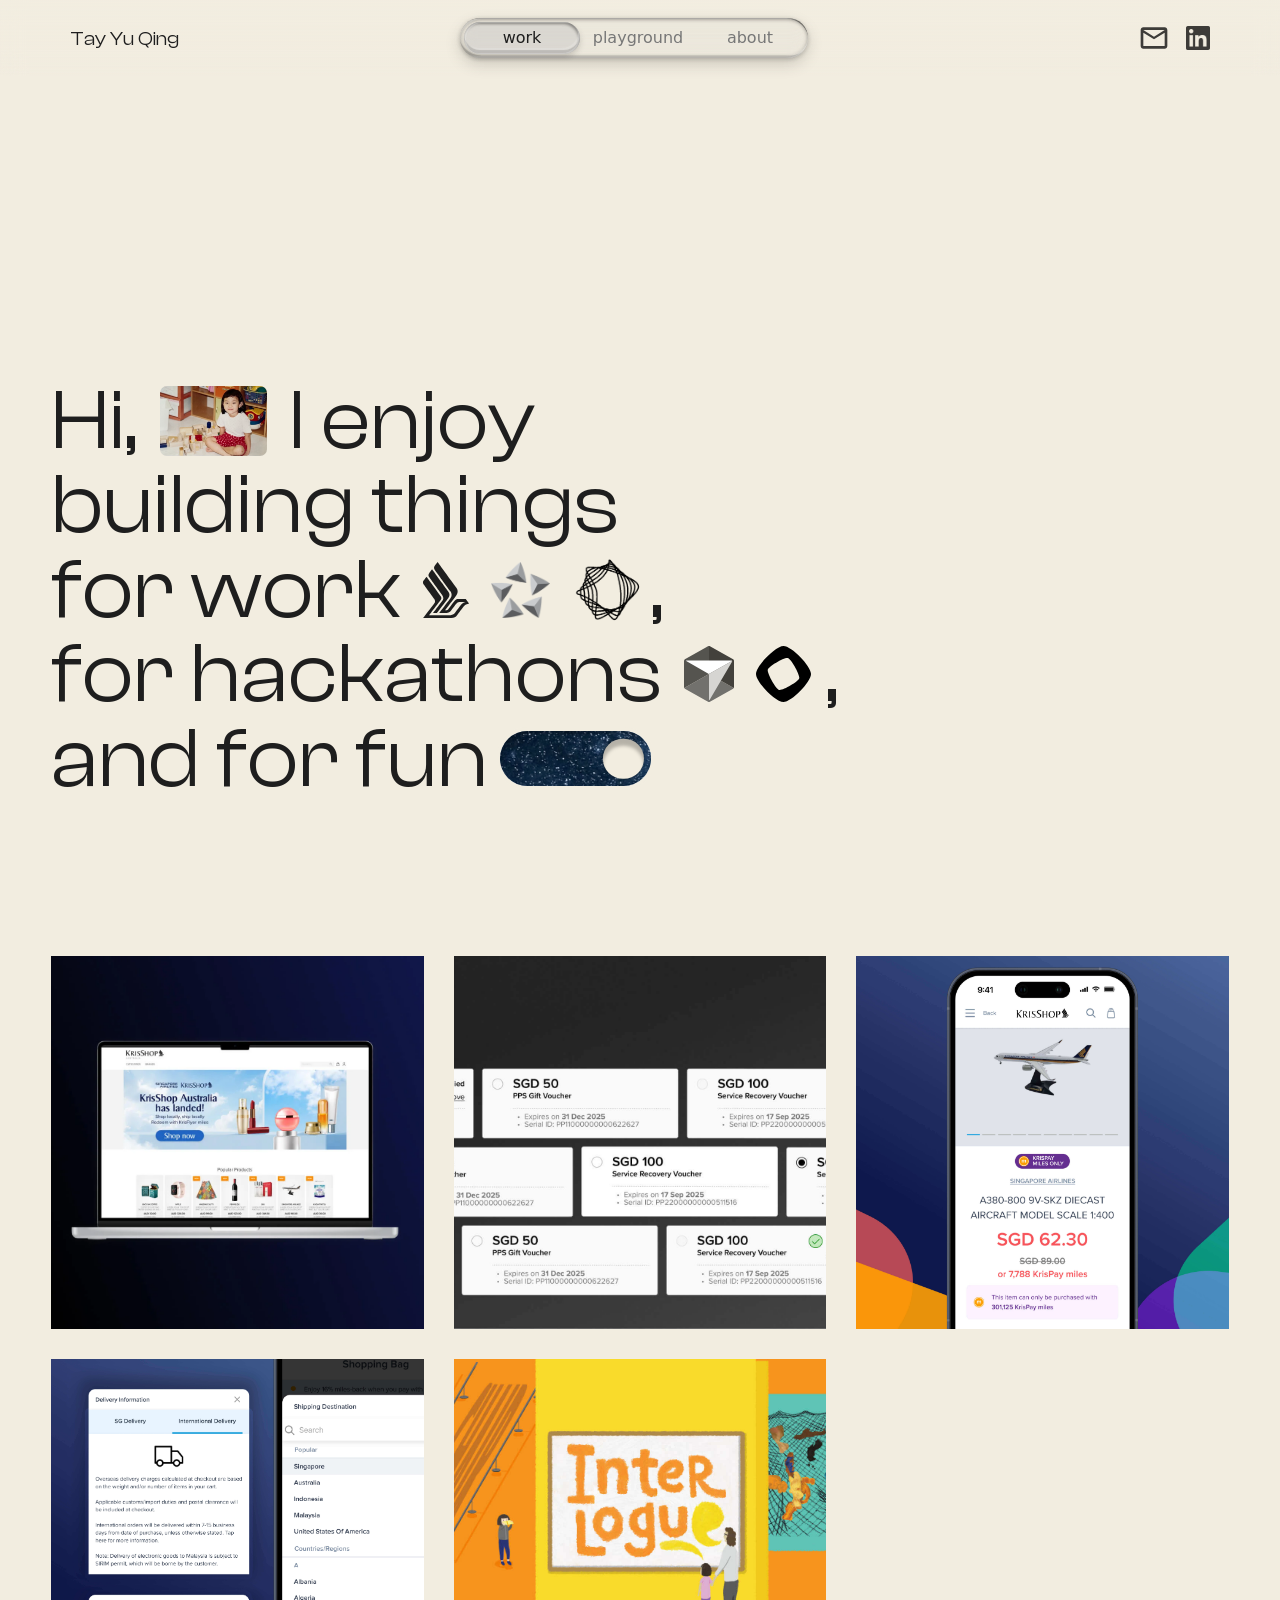
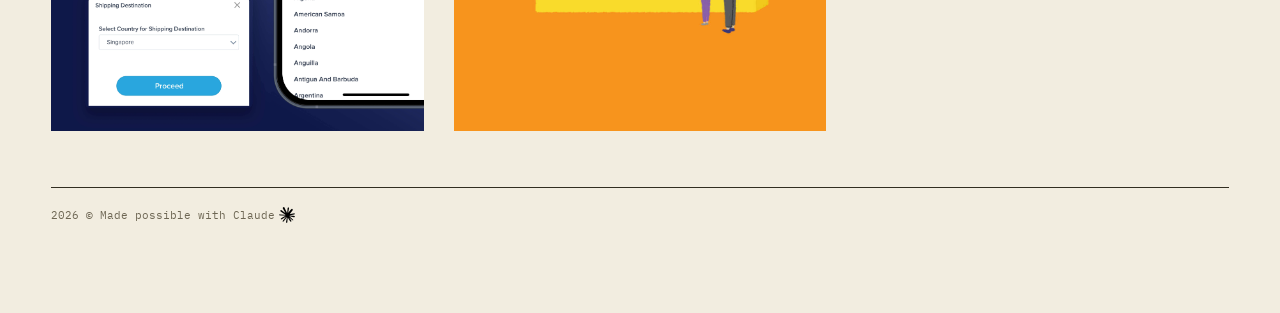
<file: index.html>
<!DOCTYPE html>
<html lang="en">
  <head>
    <meta charset="utf-8" />
    <meta name="viewport" content="width=device-width, initial-scale=1" />
    <meta name="author" content="http://www.tayyuqing.com" />
    <meta name="description" content="Tay Yu Qing builds things for work, for hackathons, and for fun." />
    <link rel="canonical" href="http://www.tayyuqing.com" />
    <title>YuQing's Portfolio</title>
    <link rel="preload" href="fonts/ClashDisplay-Regular.woff2" as="font" type="font/woff2" crossorigin />
    <link rel="preconnect" href="https://fonts.googleapis.com" />
    <link rel="preconnect" href="https://fonts.gstatic.com" crossorigin />
    <link rel="stylesheet" href="https://fonts.googleapis.com/css2?family=IBM+Plex+Mono&display=swap" />
    <link rel="stylesheet" href="https://api.fontshare.com/v2/css?f[]=clash-grotesk@400,600&f[]=clash-display@500&display=swap" />
    <link rel="stylesheet" href="css/home.css" />
    <!-- theme picked earlier this session, else the system's; runs before paint so there is no flash -->
    <script>
      try { var savedTheme = sessionStorage.getItem("theme"); } catch (e) {}
      document.documentElement.dataset.theme = savedTheme || (matchMedia("(prefers-color-scheme: light)").matches ? "light" : "dark");
      // .js hides the hero until js/hero-intro.js plays it in; if that script never runs, show the hero anyway
      document.documentElement.classList.add("js");
      setTimeout(function () { window.heroIntro || document.documentElement.classList.remove("js"); }, 3000);
    </script>
  </head>

  <body>
    <header class="nav">
      <a class="nav-name" href="index.html">Tay Yu Qing</a>
      <nav class="nav-tabs" aria-label="Main">
        <span class="nav-tab is-active" aria-current="page">work</span>
        <!-- TODO: link once the playground page exists -->
        <span class="nav-tab">playground</span>
        <a class="nav-tab" href="about.html">about</a>
      </nav>
      <div class="nav-icons">
        <button class="nav-email" type="button" data-email="tayyuqing.work@gmail.com" data-tip="copy email" aria-label="Copy email address"><img class="mono" src="img/home/email.svg" alt="" width="32" height="32" /></button>
        <span class="nav-email-status sr-only" role="status"></span>
        <a href="https://www.linkedin.com/in/tayyuqing/" target="_blank" rel="noopener" aria-label="LinkedIn"><img class="mono" src="img/home/linkedin.png" alt="" width="24" height="24" /></a>
      </div>
    </header>

    <main class="container">
      <h1 class="hero" data-intro>
        <span class="line">Hi,
          <a class="hero-photo" href="about.html" aria-label="About me"><img src="img/home/hi.jpg" alt="" width="400" height="263" /></a>
          I enjoy</span>
        <span class="line">building things</span>
        <span class="line">for work
          <img class="logo logo-sia" src="img/home/sia.svg" alt="Singapore Airlines" width="52" height="64" />
          <img class="logo" src="img/home/star-alliance.png" alt="Star Alliance" width="67" height="64" />
          <img class="logo logo-govtech mono" src="img/home/govtech.png" alt="GovTech" width="80" height="80" />,</span>
        <span class="line">for hackathons
          <img class="logo" src="img/home/cursor.svg" alt="Cursor" width="56" height="64" />
          <img class="logo mono" src="img/home/monad.svg" alt="Monad" width="71" height="64" />,</span>
        <span class="line">and for fun
          <button class="switch" type="button" role="switch" aria-checked="false" aria-label="Light mode" data-tip="i love window seats"><span class="switch-knob"></span></button></span>
      </h1>

      <section class="projects" aria-label="Projects">
        <a class="card" href="krisshop-australia.html" style="--hover: rgba(0, 0, 0, 0.77)">
          <img src="img/krisshop-australia/krisshop-australia-thumbnail.webp" alt="" loading="lazy" width="400" height="400" />
          <span class="card-text"><span class="card-title">KrisShop Australia</span><span class="card-cat">eCommerce &amp; Loyalty Programme</span></span>
        </a>
        <a class="card" href="pps-voucher.html" style="--hover: rgba(0, 0, 0, 0.77)">
          <img src="img/voucher-redemption/voucher-cover.png" alt="" loading="lazy" width="400" height="400" />
          <span class="card-text"><span class="card-title">Voucher Redemption</span><span class="card-cat">Web Feature</span></span>
        </a>
        <a class="card" href="miles-redemption.html" style="--hover: rgba(58, 4, 97, 0.868)">
          <img src="img/miles-redemption/miles-redemption-pdp.jpg" alt="" loading="lazy" width="400" height="400" />
          <span class="card-text"><span class="card-title">Miles Redemption</span><span class="card-cat">Mobile Experience</span></span>
        </a>
        <a class="card" href="International-delivery.html">
          <img src="img/international-delivery/international-delivery-thumbnail.jpg" alt="" loading="lazy" width="400" height="400" />
          <span class="card-text"><span class="card-title">International Delivery</span><span class="card-cat">Mobile Experience</span></span>
        </a>
        <a class="card" href="interlogue.html" style="--hover: rgba(247, 141, 2, 0.77)">
          <img src="img/interlogue/interlogue-cover.jpg" alt="" loading="lazy" width="400" height="400" />
          <span class="card-text"><span class="card-title">Interlogue</span><span class="card-cat">Museum Programme</span></span>
        </a>
      </section>
    </main>

    <footer class="container footer">
      2026 © Made possible with Claude
      <img class="mono" src="img/home/claude.png" alt="" width="16" height="16" />
    </footer>
    <script>
      const s = document.querySelector(".switch");
      s.setAttribute("aria-checked", document.documentElement.dataset.theme === "light");
      s.addEventListener("click", () => {
        const light = s.getAttribute("aria-checked") !== "true";
        s.setAttribute("aria-checked", light);
        document.documentElement.dataset.theme = light ? "light" : "dark";
        try { sessionStorage.setItem("theme", document.documentElement.dataset.theme); } catch (e) {}
      });
    </script>
    <script src="js/tip.js"></script>
    <script src="js/copy-email.js"></script>
    <script src="js/hero-intro.js"></script>
  </body>
</html>
</file>
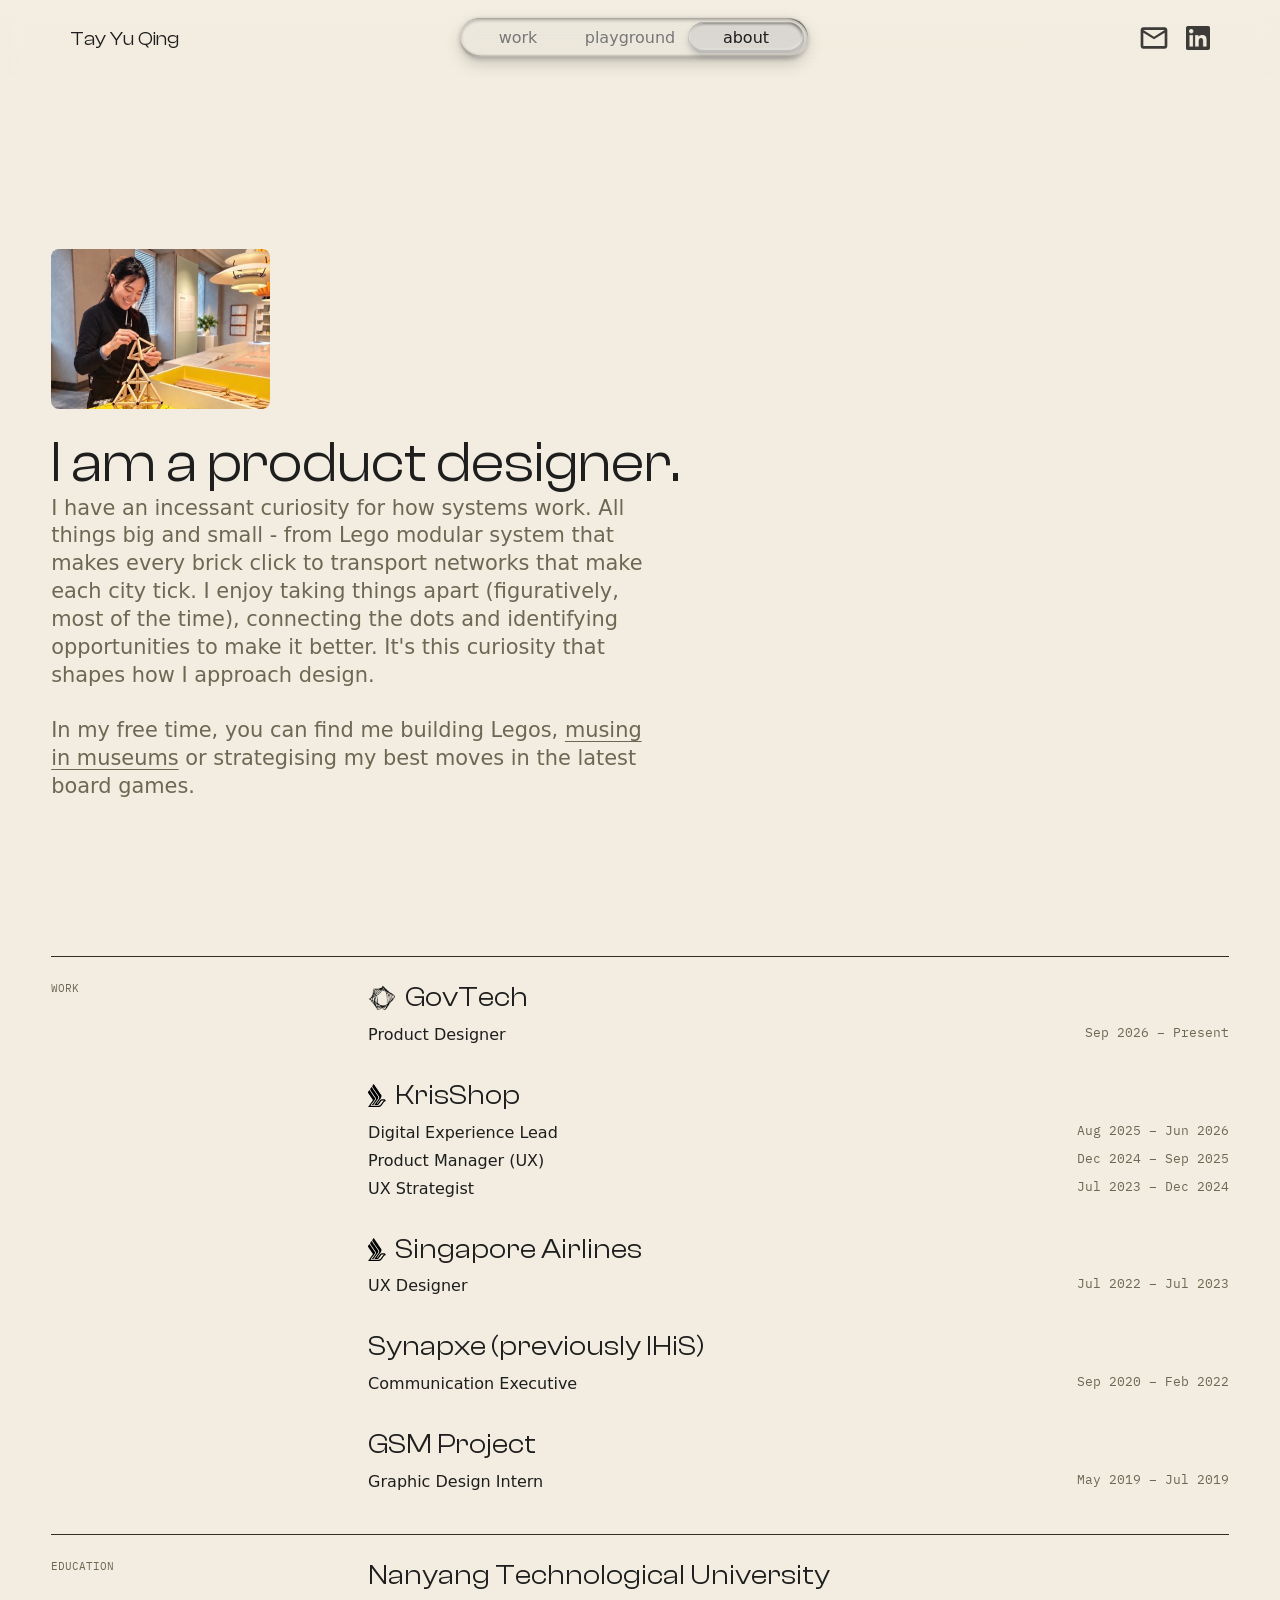
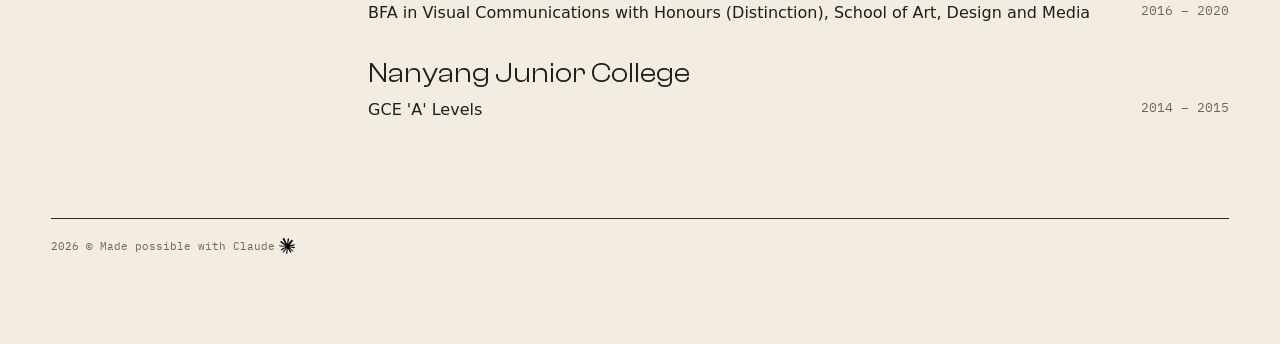
<file: about.html>
<!DOCTYPE html>
<html lang="en">
  <head>
    <meta charset="utf-8" />
    <meta name="viewport" content="width=device-width, initial-scale=1" />
    <meta name="author" content="http://www.tayyuqing.com" />
    <meta name="description" content="About Tay Yu Qing, a product designer with an incessant curiosity for how systems work." />
    <link rel="canonical" href="http://www.tayyuqing.com/about.html" />
    <title>About | YuQing's Portfolio</title>
    <link rel="preload" href="fonts/ClashDisplay-Regular.woff2" as="font" type="font/woff2" crossorigin />
    <link rel="preconnect" href="https://fonts.googleapis.com" />
    <link rel="preconnect" href="https://fonts.gstatic.com" crossorigin />
    <link rel="stylesheet" href="https://fonts.googleapis.com/css2?family=IBM+Plex+Mono&display=swap" />
    <link rel="stylesheet" href="https://api.fontshare.com/v2/css?f[]=clash-grotesk@400,600&f[]=clash-display@500&display=swap" />
    <link rel="stylesheet" href="css/home.css" />
    <!-- theme picked earlier this session, else the system's; runs before paint so there is no flash -->
    <script>
      try { var savedTheme = sessionStorage.getItem("theme"); } catch (e) {}
      document.documentElement.dataset.theme = savedTheme || (matchMedia("(prefers-color-scheme: light)").matches ? "light" : "dark");
      // .js hides the intro until js/hero-intro.js plays it in; if that script never runs, show it anyway
      document.documentElement.classList.add("js");
      setTimeout(function () { window.heroIntro || document.documentElement.classList.remove("js"); }, 3000);
    </script>
  </head>

  <body>
    <header class="nav">
      <a class="nav-name" href="index.html">Tay Yu Qing</a>
      <nav class="nav-tabs" aria-label="Main">
        <a class="nav-tab" href="index.html">work</a>
        <!-- TODO: link once the playground page exists -->
        <span class="nav-tab">playground</span>
        <span class="nav-tab is-active" aria-current="page">about</span>
      </nav>
      <div class="nav-icons">
        <button class="nav-email" type="button" data-email="tayyuqing.work@gmail.com" data-tip="copy email" aria-label="Copy email address"><img class="mono" src="img/home/email.svg" alt="" width="32" height="32" /></button>
        <span class="nav-email-status sr-only" role="status"></span>
        <a href="https://www.linkedin.com/in/tayyuqing/" target="_blank" rel="noopener" aria-label="LinkedIn"><img class="mono" src="img/home/linkedin.png" alt="" width="24" height="24" /></a>
      </div>
    </header>

    <main class="container about">
      <div class="about-intro" data-intro>
        <span class="about-photo" data-tip="Building random structures at Designmuseum Danmark"><img src="img/home/about.jpg" alt="YuQing building random structures at Designmuseum Danmark" width="400" height="300" /></span>
        <h1 class="hero hero-sm">I am a product designer.</h1>
        <p class="lead">
          I have an incessant curiosity for how systems work. All things big and small - from Lego modular system that makes every brick click
          to transport networks that make each city tick. I enjoy taking things apart (figuratively, most of the time), connecting the dots and
          identifying opportunities to make it better. It's this curiosity that shapes how I approach design.
        </p>
        <p class="lead">
          In my free time, you can find me building Legos,
          <a href="https://www.nationalgallery.sg/sg/en/learn-about-art/magazine/volunteer-voices-youth-volunteers.html">musing in museums</a>
          or strategising my best moves in the latest board games.
        </p>
      </div>

      <section class="cv" aria-labelledby="work">
        <h2 class="cv-label" id="work">Work</h2>
        <ul class="cv-list">
          <li>
            <a class="cv-org" href="https://www.tech.gov.sg"><img class="cv-logo logo-govtech mono" src="img/home/govtech.png" alt="" width="80" height="80" />GovTech</a>
            <p class="cv-row"><span>Product Designer</span><span class="cv-date">Sep 2026 – Present</span></p>
          </li>
          <li>
            <a class="cv-org" href="https://www.krisshop.com"><img class="cv-logo mono" src="img/home/sia.svg" alt="" width="52" height="64" />KrisShop</a>
            <p class="cv-row"><span>Digital Experience Lead</span><span class="cv-date">Aug 2025 – Jun 2026</span></p>
            <p class="cv-row"><span>Product Manager (UX)</span><span class="cv-date">Dec 2024 – Sep 2025</span></p>
            <p class="cv-row"><span>UX Strategist</span><span class="cv-date">Jul 2023 – Dec 2024</span></p>
          </li>
          <li>
            <a class="cv-org" href="https://www.singaporeair.com"><img class="cv-logo mono" src="img/home/sia.svg" alt="" width="52" height="64" />Singapore Airlines</a>
            <p class="cv-row"><span>UX Designer</span><span class="cv-date">Jul 2022 – Jul 2023</span></p>
          </li>
          <li>
            <a class="cv-org" href="https://www.synapxe.sg/">Synapxe (previously IHiS)</a>
            <p class="cv-row"><span>Communication Executive</span><span class="cv-date">Sep 2020 – Feb 2022</span></p>
          </li>
          <li>
            <a class="cv-org" href="https://www.gsmstudios.world/">GSM Project</a>
            <p class="cv-row"><span>Graphic Design Intern</span><span class="cv-date">May 2019 – Jul 2019</span></p>
          </li>
        </ul>
      </section>

      <section class="cv" aria-labelledby="education">
        <h2 class="cv-label" id="education">Education</h2>
        <ul class="cv-list">
          <li>
            <span class="cv-org">Nanyang Technological University</span>
            <p class="cv-row"><span>BFA in Visual Communications with Honours (Distinction), School of Art, Design and Media</span><span class="cv-date">2016 – 2020</span></p>
          </li>
          <li>
            <span class="cv-org">Nanyang Junior College</span>
            <p class="cv-row"><span>GCE 'A' Levels</span><span class="cv-date">2014 – 2015</span></p>
          </li>
        </ul>
      </section>
    </main>

    <footer class="container footer">
      2026 © Made possible with Claude
      <img class="mono" src="img/home/claude.png" alt="" width="16" height="16" />
    </footer>
    <script src="js/tip.js"></script>
    <script src="js/copy-email.js"></script>
    <script src="js/hero-intro.js"></script>
  </body>
</html>
</file>
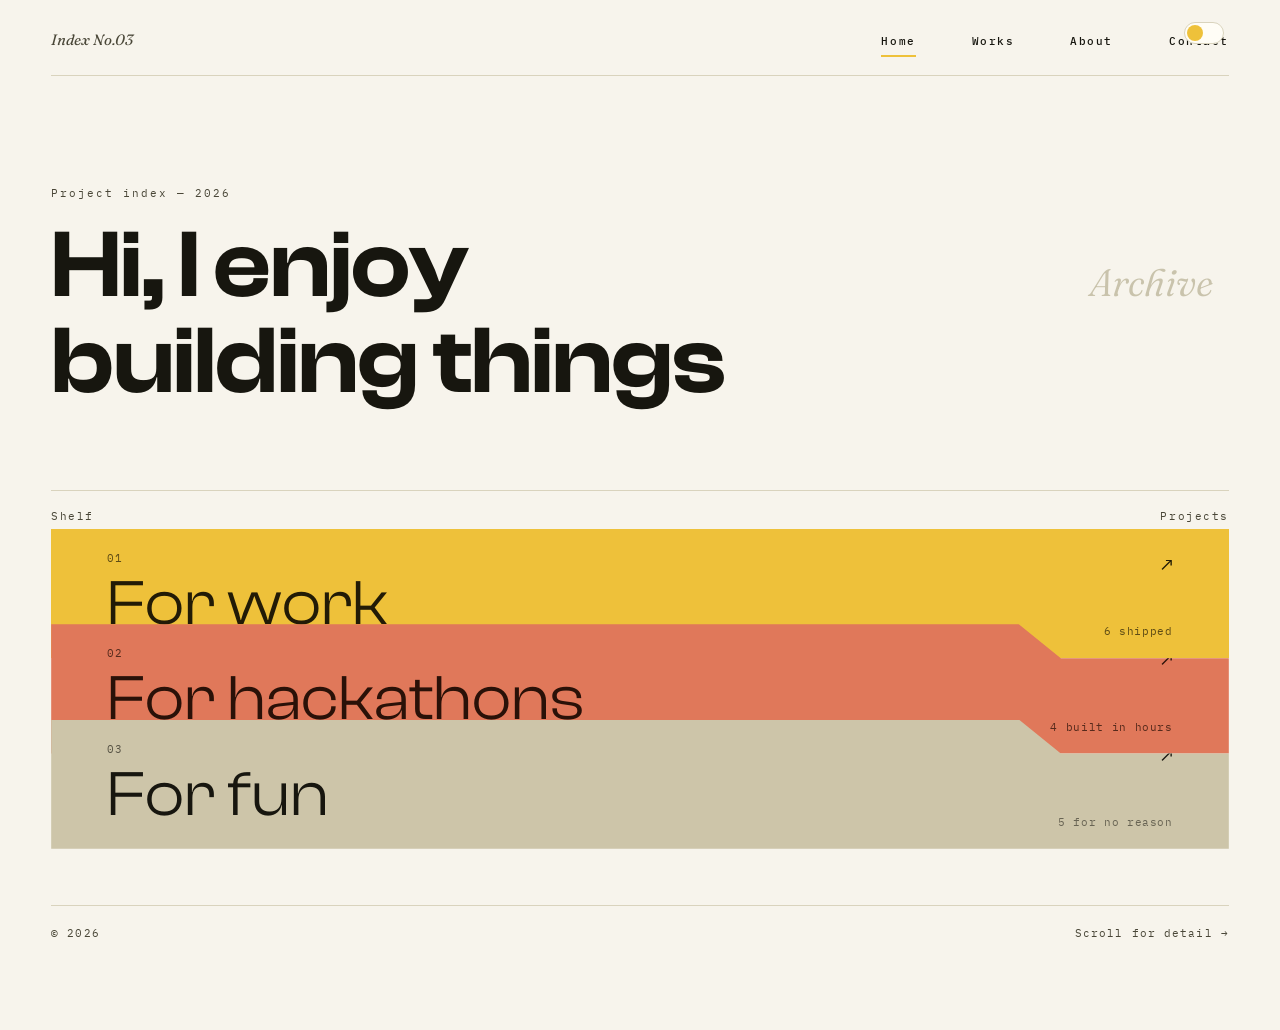
<file: studio_works.html>
<!doctype html><html><head><meta charset=utf8><meta name=viewport content="width=device-width,initial-scale=1"><style>:root{color-scheme:light}body{margin:0;padding:0;font:14px -apple-system,BlinkMacSystemFont,sans-serif;background:#faf9f5;color:#141413}img{max-width:100%}</style></head><body>
<title>Project Shelves</title>
<link rel="preconnect" href="https://fonts.googleapis.com">
<link rel="preconnect" href="https://fonts.gstatic.com" crossorigin>
<link href="https://fonts.googleapis.com/css2?family=Fraunces:ital,opsz,wght@0,9..144,340;0,9..144,460;0,9..144,560;1,9..144,420&family=IBM+Plex+Mono:wght@400;500&display=swap" rel="stylesheet">

<style>
  @font-face {
    font-family:'Clash Display';
    src:url([data-uri]) format('opentype');
    font-weight:400;
    font-style:normal;
    font-display:swap;
  }
  @font-face {
    font-family:'Clash Display';
    src:url([data-uri]) format('opentype');
    font-weight:600;
    font-style:normal;
    font-display:swap;
  }
  :root{
    --bg:        #f7f4ec;
    --surface:   #fffdf6;
    --ink:       #17160f;
    --ink-soft:  #4a4738;
    --ghost:     #c9c3ac;
    --line:      #d9d3bd;

    --accent:    #eec13a;
    --accent-ink:#221b06;
    --tile-1:    #eec13a;
    --tile-2:    #e0785a;
    --tile-2-ink:#2a1108;
    --tile-3:    #cdc5a9;

    --shadow: 0 1px 0 rgba(23,22,15,0.06);

    --font-heading: 'Clash Display', 'Fraunces', serif;
    --font-serif:   'Fraunces', serif;
    --font-mono:    'IBM Plex Mono', ui-monospace, monospace;
  }

  :root:not([data-theme="light"]){
    @media (prefers-color-scheme: dark){
      --bg:        #15140f;
      --surface:   #1c1a13;
      --ink:       #f2ede0;
      --ink-soft:  #b8b09b;
      --ghost:     #3a3626;
      --line:      #322e21;

      --accent:    #eec13a;
      --accent-ink:#221b06;
      --tile-1:    #eec13a;
      --tile-2:    #c65f3f;
      --tile-2-ink:#f6ece5;
      --tile-3:    #3a3627;
    }
  }

  :root[data-theme="dark"]{
    --bg:        #15140f;
    --surface:   #1c1a13;
    --ink:       #f2ede0;
    --ink-soft:  #b8b09b;
    --ghost:     #3a3626;
    --line:      #322e21;

    --accent:    #eec13a;
    --accent-ink:#221b06;
    --tile-1:    #eec13a;
    --tile-2:    #c65f3f;
    --tile-2-ink:#f6ece5;
    --tile-3:    #3a3627;
  }

  *{ box-sizing:border-box; }
  body{
    margin:0;
    background:var(--bg);
    color:var(--ink);
    font-family:var(--font-mono);
    -webkit-font-smoothing:antialiased;
    overflow-x:hidden;
  }

  .page{
    max-width:1400px;
    margin:0 auto;
    padding:0 clamp(20px,4vw,64px) 90px;
  }

  /* ---------- nav ---------- */
  nav{
    display:flex;
    align-items:center;
    justify-content:space-between;
    padding:30px 0 26px;
    border-bottom:1px solid var(--line);
  }
  .nav-links{
    display:flex;
    gap:clamp(24px,5vw,56px);
    list-style:none;
    margin:0; padding:0;
  }

  .theme-switch{
    position:fixed;
    top:22px;
    right:clamp(20px,5vw,56px);
    z-index:20;
    width:40px;
    height:22px;
    padding:2px;
    border:1px solid var(--line);
    border-radius:999px;
    background:var(--surface);
    cursor:pointer;
    transition: background .2s ease, border-color .2s ease;
  }
  .theme-switch:hover{ border-color:var(--ghost); }
  .theme-switch-knob{
    display:block;
    width:16px;
    height:16px;
    border-radius:50%;
    background:var(--accent);
    transform:translateX(0);
    transition: transform .22s cubic-bezier(.2,.8,.2,1);
  }
  .theme-switch[aria-checked="true"]{ background:var(--ghost); }
  .theme-switch[aria-checked="true"] .theme-switch-knob{
    transform:translateX(16px);
  }
  .nav-links a{
    color:var(--ink);
    text-decoration:none;
    font-size:11px;
    letter-spacing:.14em;
    font-weight:500;
    position:relative;
    padding-bottom:4px;
  }
  .nav-links a.current::after{
    content:"";
    position:absolute; left:0; right:0; bottom:-5px;
    height:2px; background:var(--accent);
  }
  .nav-mark{
    font-family:var(--font-serif);
    font-style:italic;
    font-size:15px;
    color:var(--ink-soft);
  }

  /* ---------- hero ---------- */
  .hero{
    position:relative;
    padding:clamp(48px,9vw,110px) 0 clamp(40px,7vw,80px);
  }
  .hero-eyebrow{
    font-size:11px;
    letter-spacing:.18em;
    color:var(--ink-soft);
    margin:0 0 18px;
  }
  .hero-row{
    display:flex;
    align-items:baseline;
    flex-wrap:wrap;
    column-gap:clamp(24px,6vw,72px);
    row-gap:8px;
  }
  h1{
    font-family:var(--font-heading);
    font-weight:600;
    font-size:clamp(44px,8vw,96px);
    line-height:1.0;
    letter-spacing:-.01em;
    margin:0;
    text-wrap:balance;
    max-width:14ch;
  }
  .archive{
    font-family:var(--font-serif);
    font-style:italic;
    font-weight:340;
    font-size:clamp(22px,3.4vw,38px);
    color:var(--ghost);
    margin:0;
  }
  .hero-note{
    max-width:34ch;
    margin:26px 0 0;
    font-size:13px;
    line-height:1.7;
    color:var(--ink-soft);
  }

  /* ---------- practice index ---------- */
  .index-head{
    display:flex;
    justify-content:space-between;
    align-items:flex-end;
    border-top:1px solid var(--line);
    padding-top:18px;
    margin-bottom:6px;
    font-size:11px;
    letter-spacing:.14em;
    color:var(--ink-soft);
  }

  .stack{
    display:flex;
    flex-direction:column;
  }

  .tile{
    --tile-h: 128px;
    position:relative;
    display:block;
    text-decoration:none;
    color:var(--ink);
    padding:22px clamp(20px,5vw,56px) 0;
    min-height:var(--tile-h);
    background:var(--tc);
    clip-path: polygon(0 0, calc(100% - 210px) 0, calc(100% - 168px) 34px, 100% 34px, 100% 100%, 0 100%);
    margin-top:-34px;
    transition: filter .18s ease, transform .18s ease, min-height .28s cubic-bezier(.2,.8,.2,1);
  }
  .tile:first-child{ margin-top:0; clip-path:none; }

  .tile:hover{ filter:brightness(1.04); min-height:calc(var(--tile-h) + 18px); }
  .tile:active{ filter:brightness(0.97); }

  .tile-top{
    display:flex;
    align-items:center;
    gap:14px;
  }
  .tile-num{
    font-size:11px;
    letter-spacing:.1em;
    opacity:.65;
  }
  .tile-count{
    font-size:11px;
    letter-spacing:.06em;
    opacity:.55;
  }
  .tile-name{
    font-family:var(--font-heading);
    font-weight:400;
    font-size:clamp(34px,6.4vw,64px);
    line-height:1.02;
    margin:6px 0 22px;
    text-wrap:balance;
  }
  .tile-arrow{
    position:absolute;
    right:clamp(20px,5vw,56px);
    top:22px;
    font-size:20px;
    transform:rotate(0deg);
    transition:transform .18s ease;
  }
  .tile:hover .tile-arrow{ transform:rotate(45deg); }

  .t1{ --tc:var(--tile-1); color:var(--accent-ink); }
  .t2{ --tc:var(--tile-2); color:var(--tile-2-ink); }
  .t3{ --tc:var(--tile-3); }

  .t1 .tile-num, .t1 .tile-count{ opacity:.7; }
  .t2 .tile-num, .t2 .tile-count{ opacity:.75; }

  /* ---------- footer ---------- */
  footer{
    display:flex;
    justify-content:space-between;
    align-items:center;
    border-top:1px solid var(--line);
    margin-top:56px;
    padding-top:20px;
    font-size:11px;
    letter-spacing:.1em;
    color:var(--ink-soft);
  }

  @media (max-width:640px){
    .tile{ clip-path:none; margin-top:0; border-top:1px solid var(--line); }
    .tile:first-child{ border-top:none; }
    .tile-arrow{ display:none; }
    footer{ flex-direction:column; align-items:flex-start; gap:6px; }
  }

  @media (prefers-reduced-motion: reduce){
    .tile, .tile-arrow{ transition:none; }
    .tile:hover{ min-height:var(--tile-h); }
  }
</style>

<div class="page">
  <nav>
    <span class="nav-mark">Index&nbsp;No.03</span>
    <ul class="nav-links">
      <li><a href="#" class="current">Home</a></li>
      <li><a href="#">Works</a></li>
      <li><a href="#">About</a></li>
      <li><a href="#">Contact</a></li>
    </ul>
  </nav>

  <button type="button" class="theme-switch" id="themeToggle" role="switch" aria-checked="false" aria-label="Toggle dark mode">
    <span class="theme-switch-knob" aria-hidden="true"></span>
  </button>

  <header class="hero">
    <p class="hero-eyebrow">Project&nbsp;index — 2026</p>
    <div class="hero-row">
      <h1>Hi, I enjoy building things</h1>
      <p class="archive">Archive</p>
    </div>
  </header>

  <section aria-label="Project shelves">
    <div class="index-head">
      <span>Shelf</span>
      <span>Projects</span>
    </div>

    <div class="stack">
      <a class="tile t1" href="#">
        <div class="tile-top">
          <span class="tile-num">01</span>
        </div>
        <h2 class="tile-name">For&nbsp;work</h2>
        <span class="tile-arrow">↗</span>
        <span class="tile-count" style="position:absolute; right:clamp(20px,5vw,56px); bottom:20px;">6 shipped</span>
      </a>

      <a class="tile t2" href="#">
        <div class="tile-top">
          <span class="tile-num">02</span>
        </div>
        <h2 class="tile-name">For&nbsp;hackathons</h2>
        <span class="tile-arrow">↗</span>
        <span class="tile-count" style="position:absolute; right:clamp(20px,5vw,56px); bottom:20px;">4 built in hours</span>
      </a>

      <a class="tile t3" href="#">
        <div class="tile-top">
          <span class="tile-num">03</span>
        </div>
        <h2 class="tile-name">For&nbsp;fun</h2>
        <span class="tile-arrow">↗</span>
        <span class="tile-count" style="position:absolute; right:clamp(20px,5vw,56px); bottom:20px;">5 for no reason</span>
      </a>
    </div>
  </section>

  <footer>
    <span>© 2026</span>
    <span>Scroll for detail →</span>
  </footer>
</div>

<script>
  (function(){
    var root = document.documentElement;
    var btn = document.getElementById('themeToggle');
    var STORAGE_KEY = 'theme-preference';

    function systemPrefersDark(){
      return window.matchMedia && window.matchMedia('(prefers-color-scheme: dark)').matches;
    }

    function applyTheme(theme){
      if(theme === 'light' || theme === 'dark'){
        root.setAttribute('data-theme', theme);
      } else {
        root.removeAttribute('data-theme');
      }
      var isDark = theme === 'dark' || (theme !== 'light' && systemPrefersDark());
      btn.setAttribute('aria-checked', isDark ? 'true' : 'false');
    }

    function getStored(){
      try { return localStorage.getItem(STORAGE_KEY); } catch(e){ return null; }
    }
    function setStored(v){
      try { localStorage.setItem(STORAGE_KEY, v); } catch(e){}
    }

    var stored = getStored();
    applyTheme(stored);

    btn.addEventListener('click', function(){
      var current = root.getAttribute('data-theme') || (systemPrefersDark() ? 'dark' : 'light');
      var next = current === 'dark' ? 'light' : 'dark';
      applyTheme(next);
      setStored(next);
    });
  })();
</script>

</body></html>
</file>
<file: css/home.css>
@font-face {
  font-family: "Clash Display";
  src: url("../fonts/ClashDisplay-Regular.woff2") format("woff2");
  font-weight: 400;
  font-display: swap;
}

:root {
  color-scheme: dark;
  --bg: #15140f;
  --text: #f2ede0;
  --muted: #b8b09b;
  --rule: #322e21;
  --nav-tint: rgba(0, 0, 0, 0.8);
  --pill-bg: #2a2a2a;
  --pill-text: #c8c8c8;
  --pill-active-bg: #fff;
  --pill-active-text: #000;
  --pill-hover: brightness(1.35);
  --tab-active-text: #fff;
  --gutter: clamp(16px, 4vw, 58.8px);
  --display: "Clash Display", system-ui, sans-serif;
  --mono: "IBM Plex Mono", ui-monospace, monospace;
  --ui: "Clash Grotesk", system-ui, sans-serif; /* Fontshare, loaded in each page's <head> */
}

/* Light mode (Figma 15:469), turned on by the switch after "fun" */
:root[data-theme="light"] {
  color-scheme: light;
  --bg: #f2ede0;
  --text: #1e1e1e;
  --muted: #6e6754; /* not in Figma: its #b8b09b is unreadable on cream */
  /* nav isn't designed for light mode: cream fade, pills mirror the dark ones */
  --nav-tint: rgba(242, 237, 224, 0.8);
  --pill-bg: #e2dccb;
  --pill-text: #4a463c;
  --pill-active-bg: #1e1e1e;
  --pill-active-text: #f2ede0;
  --pill-hover: brightness(0.94);
  --tab-active-text: #1e1e1e; /* not in Figma: white on the grey glass is unreadable on cream */
}

/* Registered so the nav's gradient colour can fade (gradients themselves can't transition) */
@property --nav-tint {
  syntax: "<color>";
  inherits: true;
  initial-value: rgba(0, 0, 0, 0.8);
}

/* Fade between themes; the headline and cards inherit body's colour, so they fade with it */
body,
.footer,
.switch,
.mono {
  transition: background-color 0.4s ease, color 0.4s ease, border-color 0.4s ease, filter 0.4s ease;
}

/* White artwork would vanish on cream; Figma's light frame doesn't handle this yet */
:root[data-theme="light"] .mono {
  filter: invert(1);
}

*,
*::before,
*::after {
  box-sizing: border-box;
}

/* a hidden [data-tip] tooltip still takes up room; this stops it widening the page. On html, not body,
   so phones don't zoom the page out to fit it */
html {
  overflow-x: clip;
}

body {
  margin: 0;
  background: var(--bg);
  color: var(--text);
  font-family: var(--ui);
  -webkit-font-smoothing: antialiased;
}

img {
  display: block;
}

.container {
  max-width: 1400px;
  margin-inline: auto;
  padding-inline: var(--gutter);
}

/* Nav */
/* Name left, glass tabs centred, email and LinkedIn right (Figma 33:1472) */
.nav {
  position: sticky;
  top: 0;
  z-index: 10;
  height: 76px;
  box-sizing: border-box;
  display: grid;
  grid-template-columns: 1fr auto 1fr; /* equal side columns keep the tabs centred */
  align-items: center;
  padding: 8px clamp(16px, 5.44vw, 80px); /* Figma's 80px at the 1470px width */
  margin-bottom: -76px; /* overlay the hero like the design, instead of pushing it down */
  overflow-x: clip; /* the email icon's hidden tooltip otherwise makes phones zoom out (html's clip doesn't reach a sticky header) */
  background: linear-gradient(to bottom, var(--nav-tint), transparent);
  -webkit-backdrop-filter: blur(12px);
  backdrop-filter: blur(12px);
  transition: --nav-tint 0.4s ease;
}

.nav-name {
  justify-self: start; /* link only as wide as the name, not the whole column */
  font-family: var(--display);
  font-weight: 500;
  font-size: 20px;
  color: var(--text);
  text-decoration: none;
  white-space: nowrap;
  transition: color 0.4s ease;
}

/* Frosted-glass tab switcher; the shadows are Figma's highlight and depth layers */
.nav-tabs {
  display: flex;
  align-items: center;
  gap: 4px;
  margin-right: 12px; /* Figma nudges the tabs this far left of centre */
  padding: 4px;
  border-radius: 999px;
  background: rgba(187, 187, 188, 0.12);
  -webkit-backdrop-filter: blur(8px);
  backdrop-filter: blur(8px);
  box-shadow:
    0 1px 5px rgba(0, 0, 0, 0.2),
    0 6px 16px rgba(0, 0, 0, 0.16),
    inset 0 0 0 1px rgba(255, 255, 255, 0.03),
    inset 1.8px 3px 0 -2px rgba(255, 255, 255, 0.27),
    inset -2px -2px 0 -2px rgba(255, 255, 255, 0.24),
    inset -3px -8px 1px -6px rgba(255, 255, 255, 0.18),
    inset -0.3px -1px 4px 0 rgba(0, 0, 0, 0.24),
    inset -1.5px 2.5px 0 -2px rgba(0, 0, 0, 0.4),
    inset 0 3px 4px -2px rgba(0, 0, 0, 0.4),
    inset 2px -6.5px 1px -4px rgba(0, 0, 0, 0.2);
}

.nav-tab {
  display: flex;
  align-items: center;
  justify-content: center;
  width: 108px;
  height: 24px;
  border-radius: 999px;
  font: 16px/18px var(--ui);
  color: #777;
  text-decoration: none;
  transition: color 0.2s ease;
}

a.nav-tab:hover {
  color: var(--text);
}

/* the current page's tab is a raised glass pill, 4px bigger all round */
.nav-tab.is-active {
  width: 116px;
  height: 32px;
  background: rgba(187, 187, 188, 0.36);
  color: var(--tab-active-text);
  box-shadow:
    0 3px 6px rgba(0, 0, 0, 0.16),
    inset 2px 1px 0 rgba(255, 255, 255, 0.27),
    inset -1.5px -1px 0 rgba(255, 255, 255, 0.24),
    inset -2px -6px 1px rgba(255, 255, 255, 0.18),
    inset -1px 2px 3px rgba(0, 0, 0, 0.4),
    inset 0 -4px 1px rgba(0, 0, 0, 0.2);
}

.nav-icons {
  justify-self: end;
  display: flex;
  align-items: center;
  gap: 16px;
}

.nav-icons a,
.nav-email {
  display: block;
}

/* the email icon is a button (it copies the address), reset to look like the LinkedIn link */
.nav-email {
  position: relative; /* for its [data-tip] tooltip */
  padding: 0;
  border: 0;
  background: none;
  cursor: pointer;
}

.nav-email:focus-visible {
  outline: 2px solid var(--text);
  outline-offset: 3px;
}

/* read by screen readers, not shown (the email "copied" announcement) */
.sr-only {
  position: absolute;
  width: 1px;
  height: 1px;
  overflow: hidden;
  clip-path: inset(50%);
  white-space: nowrap;
}

/* Figma shows the icons at 75%; set on the images, not the group, so the email tooltip stays solid. Full on hover */
.nav-icons img {
  opacity: 0.75;
  transition: opacity 0.15s;
}

.nav-icons :is(a, button):hover img {
  opacity: 1;
}

/* Not in the design: on narrow screens the tabs shrink to their text, and the name goes when there's no room for it */
@media (max-width: 900px) {
  .nav-tab {
    width: auto;
    padding-inline: 12px;
  }

  .nav-tab.is-active {
    width: auto;
    padding-inline: 16px;
  }
}

@media (max-width: 600px) {
  .nav {
    grid-template-columns: auto 1fr;
  }

  .nav-name {
    display: none;
  }

  .nav-tabs {
    margin-right: 0;
  }
}

a:focus-visible {
  outline: 2px solid var(--text);
  outline-offset: 3px;
}

/* Hero */
.hero {
  /* fills the first screen with the text sitting low, so the projects start below the fold */
  display: flex;
  flex-direction: column;
  justify-content: flex-end;
  box-sizing: border-box;
  min-height: 100svh;
  margin: 0;
  padding: calc(76px + clamp(24px, 6.5vw, 96px)) 0 clamp(40px, 11svh, 128px); /* top keeps short screens clear of the nav */
  font-family: var(--display);
  font-weight: 400;
  font-size: clamp(44px, 6.6vw, 96px); /* 96px at the 1470px design width */
  line-height: 1;
}

/* Intro start state for the [data-intro] block (homepage hero, About intro), played in by js/hero-intro.js:
   the pictures stay out until the text has typed */
.js [data-intro] {
  opacity: 0;
  transform: translateY(40px);
}

.js [data-intro]:not(.grow) :is(.hero-photo, .logo, .switch, .about-photo) {
  display: none;
}

.line {
  display: flex;
  flex-wrap: wrap;
  align-items: center;
  gap: 8px;
}

/* Childhood photo after "Hi,", linking to About; sized like the studio_works mockup (121×80 at 96px type) */
.hero-photo {
  width: 1.26em;
  height: 0.833em;
  margin-inline: 0.167em;
  border-radius: 0.083em;
  overflow: hidden;
  transition: transform 0.4s cubic-bezier(0.34, 1.56, 0.64, 1); /* slight overshoot, so it springs */
}

.hero-photo img {
  display: block;
  width: 100%;
  height: 100%;
  object-fit: cover; /* crops rather than squashes while the intro grows the link's width */
  transition: transform 0.6s cubic-bezier(0.22, 1, 0.36, 1);
}

/* Hover: the photo tilts up like a picked-up print while the picture zooms in a touch */
.hero-photo:hover,
.hero-photo:focus-visible {
  transform: rotate(-4deg) scale(1.08);
}

.hero-photo:hover img,
.hero-photo:focus-visible img {
  transform: scale(1.12);
}

@media (prefers-reduced-motion: reduce) {
  .hero-photo,
  .hero-photo img {
    transition: none;
  }
}

.logo {
  width: auto;
  height: 0.667em; /* 64px at 96px */
  margin-inline: 0.167em; /* 16px at 96px */
}

.logo + .logo {
  margin-left: 0;
}

/* Design shows only the left 80×80 of the wider GovTech image */
.logo-govtech {
  width: 0.833em;
  height: 0.833em;
  object-fit: cover;
  object-position: left center;
}

/* SIA logo painted as a mask over a fill colour, since an <img> can't recolour its SVG.
   The fill follows the theme (replacing .mono's invert) and turns SIA gold on hover */
.logo-sia {
  background-color: var(--text);
  mask: url("../img/home/sia.svg") no-repeat center / contain;
  object-position: -9999px 0; /* moves the img's own white pixels out of view; the mask draws the logo */
  transition: background-color 0.3s ease, transform 0.45s cubic-bezier(0.34, 1.56, 0.64, 1);
}

/* lifts and tilts up a little, like the bird taking off */
.logo-sia:hover {
  background-color: #b08340;
  transform: translateY(-0.06em) rotate(-8deg);
}

@media (prefers-reduced-motion: reduce) {
  .logo-sia {
    transition: background-color 0.3s ease;
  }

  .logo-sia:hover {
    transform: none;
  }
}

/* last logo before the comma has no margin (monad.svg already includes its own) */
.logo:last-of-type {
  margin-right: 0;
}

/* Switch after "fun". Sizes are design px at 96px type, so it scales with the headline */
.switch {
  --u: calc(1em / 96);
  position: relative;
  flex: none;
  width: calc(181 * var(--u));
  height: calc(72 * var(--u));
  padding: 0;
  border: calc(5 * var(--u)) solid var(--text);
  border-radius: 999px;
  background: #fff url("../img/home/sky.jpg") no-repeat;
  background-size: calc(306 * var(--u)) calc(95.2 * var(--u));
  background-position: calc(-5 * var(--u)) calc(-4.9 * var(--u));
  /* Figma's 8px inset shadow sits on the sky image, which starts 4.9px above the visible area */
  box-shadow: inset 0 calc(3 * var(--u)) calc(4 * var(--u)) rgba(0, 0, 0, 0.25);
  font-size: inherit;
  cursor: pointer;
}

/* Night sky for light mode (Figma 25:871), on its own layer so it can fade over the day sky */
.switch::before {
  content: "";
  position: absolute;
  inset: 0;
  border-radius: inherit;
  background: url("../img/home/night.jpg") no-repeat;
  background-size: calc(296 * var(--u)) calc(72 * var(--u));
  background-position: calc(-37 * var(--u)) calc(-5 * var(--u));
  box-shadow: inherit;
  opacity: 0;
  transition: opacity 0.4s ease;
}

:root[data-theme="light"] .switch {
  border-color: #f2ede0; /* Figma keeps the cream rim in light mode */
}

:root[data-theme="light"] .switch::before {
  opacity: 1;
}

.switch-knob {
  position: absolute;
  top: 50%;
  left: calc(8 * var(--u));
  width: calc(46 * var(--u));
  height: calc(46 * var(--u));
  border-radius: 50%;
  background: #f2ede0;
  box-shadow: 0 0 calc(4 * var(--u)) rgba(0, 0, 0, 0.5), inset 0 calc(8 * var(--u)) calc(4 * var(--u)) rgba(0, 0, 0, 0.25);
  transform: translateY(-50%);
  transition: transform 0.4s ease; /* same timing as the theme fade */
}

/* on: knob slides to the right edge (171 inner width - 46 knob - 2×8 inset) */
.switch[aria-checked="true"] .switch-knob {
  transform: translate(calc(109 * var(--u)), -50%);
}

.switch:focus-visible {
  outline: 2px solid var(--text);
  outline-offset: 3px;
}

/* keeps the knob inside while the intro grows the switch from zero width; only during the intro so the tooltip isn't clipped */
.js .switch {
  overflow: hidden;
}

/* Tooltip for any [data-tip] element (the switch, the About photo), styled like the nav pills. Visual only:
   it isn't announced, so the element's own label or alt says the same.
   It follows the cursor, below-right of it (--tip-x/y set by js/tip.js); keyboard focus puts it below-right of the centre.
   The element needs position: relative */
[data-tip]::after {
  content: attr(data-tip);
  position: absolute;
  z-index: 1;
  top: calc(var(--tip-y, 50%) + 20px); /* clears the cursor's arrow */
  left: calc(var(--tip-x, 50%) + 12px);
  padding: 6px 12px;
  border-radius: 999px;
  background: var(--pill-bg);
  color: var(--pill-text);
  font: 14px/1.2 var(--ui);
  white-space: nowrap;
  pointer-events: none;
  opacity: 0;
  transform: translateY(4px);
  transition: opacity 0.2s ease, transform 0.2s ease; /* top/left aren't transitioned, so it tracks the cursor without lag */
}

[data-tip]:hover::after,
[data-tip]:focus-visible::after {
  opacity: 1;
  transform: none;
}

@media (prefers-reduced-motion: reduce) {
  .switch-knob {
    transition: none;
  }

  [data-tip]::after {
    transform: none;
    transition: opacity 0.2s ease;
  }
}

/* Projects (carried over from the 2023 homepage) */
.projects {
  display: grid;
  grid-template-columns: repeat(auto-fill, minmax(min(340px, 100%), 1fr)); /* 3 columns at desktop, like the old site */
  gap: 30px;
  margin: 56px 0;
}

.card {
  position: relative;
  display: block;
  overflow: hidden;
  color: #fff;
  text-decoration: none;
}

.card img {
  width: 100%;
  height: auto;
  aspect-ratio: 1;
  object-fit: cover;
}

.card-text {
  position: absolute;
  inset: 0;
  display: flex;
  flex-direction: column;
  justify-content: flex-end;
  gap: 4px;
  padding: 32px;
  background: var(--hover, rgba(0, 38, 107, 0.8));
  opacity: 0;
  transition: opacity 0.3s;
}

.card:hover .card-text,
.card:focus-visible .card-text {
  opacity: 1;
}

.card-title {
  font-size: 22px;
  font-weight: 600;
}

.card-cat {
  font-size: 14px;
}

/* About page */
.about {
  margin-bottom: 56px;
}

.about a {
  color: inherit;
  text-decoration-thickness: 1px;
  text-underline-offset: 0.2em;
}

/* About intro (Figma 37:1663): photo, heading and paragraphs centred in a tall first block.
   Placed like the homepage hero: fills the first screen with the text sitting low, same padding */
.about-intro {
  display: flex;
  flex-direction: column;
  justify-content: flex-end;
  align-items: flex-start;
  box-sizing: border-box;
  min-height: 100svh;
  margin-bottom: 56px;
  padding: calc(76px + clamp(24px, 6.5vw, 96px)) 0 clamp(40px, 11svh, 128px);
}

/* a wrapper, since an <img> can't hold the [data-tip] tooltip */
.about-photo {
  position: relative;
  width: 219px;
  height: 160px;
  margin: 24px 0;
  border-radius: 8px;
}

.about-photo img {
  width: 100%;
  height: 100%;
  border-radius: inherit;
  object-fit: cover;
}

.hero-sm {
  display: block; /* the About heading doesn't fill the screen like the homepage hero */
  min-height: 0;
  max-width: 16em;
  padding: 0; /* .about-intro does the spacing */
  font-size: clamp(32px, 4.4vw, 64px);
  line-height: 1.1;
  text-wrap: balance;
}

.lead {
  max-width: 29.33em; /* 704px at 24px */
  margin: 0;
  font-size: clamp(18px, 1.633vw, 24px); /* 24px at the 1470px design width */
  line-height: 1.333; /* 32px at 24px */
  color: var(--muted);
  transition: color 0.4s ease;
}

.lead + .lead {
  margin-top: 1.333em; /* Figma's blank line between paragraphs */
}

.cv {
  display: grid;
  grid-template-columns: minmax(0, 1fr) minmax(0, 3fr);
  gap: 16px 30px;
  padding: 24px 0 40px;
  border-top: 1px solid var(--rule);
}

.cv-label {
  margin: 0;
  font-family: var(--mono);
  font-size: 11px;
  font-weight: 400;
  text-transform: uppercase;
  color: var(--muted);
  transition: color 0.4s ease;
}

.cv-list {
  display: grid;
  gap: 32px;
  margin: 0;
  padding: 0;
  list-style: none;
}

.cv-org {
  display: inline-flex;
  align-items: center;
  gap: 0.3em;
  margin-bottom: 4px;
  font-family: var(--display);
  font-size: clamp(24px, 2.2vw, 32px);
  line-height: 1.2;
}

/* Same proportions as the homepage: GovTech's box is 80px to SIA's 64px */
.cv-logo {
  width: auto;
  height: 0.8em;
}

.cv-logo.logo-govtech {
  width: 1em;
  height: 1em;
}

.about a.cv-org {
  text-decoration: none;
}

.about a.cv-org:hover {
  text-decoration: underline;
}

.cv-row {
  display: flex;
  flex-wrap: wrap;
  justify-content: space-between;
  gap: 4px 24px;
  margin: 4px 0 0;
  line-height: 1.5;
}

.cv-date {
  font-family: var(--mono);
  font-size: 13px;
  white-space: nowrap;
  color: var(--muted);
  transition: color 0.4s ease;
}

@media (max-width: 700px) {
  .cv {
    grid-template-columns: 1fr;
  }

  .cv-row {
    flex-direction: column;
  }
}

/* Footer */
.footer {
  position: relative;
  display: flex;
  align-items: center;
  gap: 4px;
  padding-top: 20px;
  padding-bottom: 90px;
  font-family: var(--mono);
  font-size: 11px;
  color: var(--muted);
}

/* rule spans the content width, not the padded container */
.footer::after {
  content: "";
  position: absolute;
  top: 0;
  left: var(--gutter);
  right: var(--gutter);
  border-top: 1px solid var(--rule);
}
</file>
